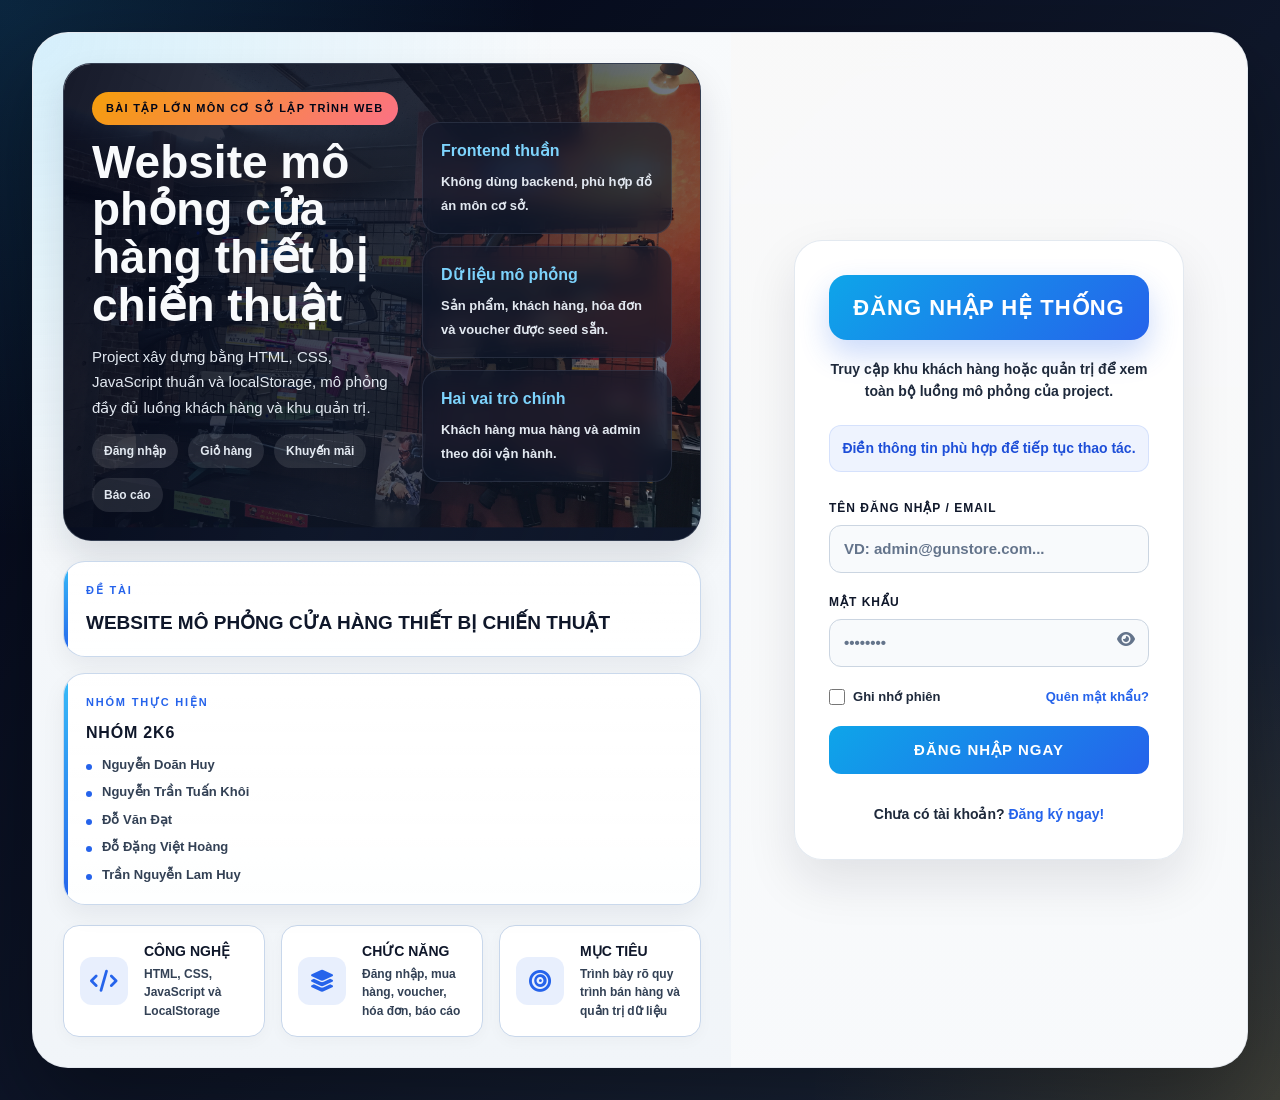
<file: Web/login.html>
<!DOCTYPE html>
<html lang="vi">
<head>
    <meta charset="UTF-8">
    <meta name="viewport" content="width=device-width, initial-scale=1.0">
    <title>GUNSTORE - Cổng Truy Cập</title>
    <link href="https://fonts.googleapis.com/css2?family=Inter:wght@400;600;700;800;900&display=swap" rel="stylesheet">
    <link rel="stylesheet" href="https://cdnjs.cloudflare.com/ajax/libs/font-awesome/6.4.0/css/all.min.css">
    <link rel="stylesheet" href="base.css">
    <link rel="stylesheet" href="login.css">
</head>
<body>
    <main class="login-layout-wrapper">
        <div class="login-grid fade-in-tactical">
            
            <aside class="login-promo-left">
                <div class="login-banner-shell">
                    <div class="login-project-hero">
                        <div class="login-project-hero-copy">
                            <span class="login-project-badge">BÀI TẬP LỚN MÔN CƠ SỞ LẬP TRÌNH WEB</span>
                            <h2>Website mô phỏng cửa hàng thiết bị chiến thuật</h2>
                            <p>Project xây dựng bằng HTML, CSS, JavaScript thuần và localStorage, mô phỏng đầy đủ luồng khách hàng và khu quản trị.</p>
                            <div class="login-project-tags">
                                <span>Đăng nhập</span>
                                <span>Giỏ hàng</span>
                                <span>Khuyến mãi</span>
                                <span>Báo cáo</span>
                            </div>
                        </div>
                        <div class="login-project-stats">
                            <article class="login-stat-card">
                                <strong>Frontend thuần</strong>
                                <span>Không dùng backend, phù hợp đồ án môn cơ sở.</span>
                            </article>
                            <article class="login-stat-card">
                                <strong>Dữ liệu mô phỏng</strong>
                                <span>Sản phẩm, khách hàng, hóa đơn và voucher được seed sẵn.</span>
                            </article>
                            <article class="login-stat-card">
                                <strong>Hai vai trò chính</strong>
                                <span>Khách hàng mua hàng và admin theo dõi vận hành.</span>
                            </article>
                        </div>
                    </div>
                </div>

                <div class="project-info-stack">
                    <div class="project-info-box project-topic-card">
                        <span class="project-info-label">Đề tài</span>
                        <p class="project-title-text">WEBSITE MÔ PHỎNG CỬA HÀNG THIẾT BỊ CHIẾN THUẬT</p>
                    </div>

                    <div class="project-info-box project-team-card">
                        <span class="project-info-label">Nhóm thực hiện</span>
                        <p class="team-group-name">NHÓM 2K6</p>
                        <ul class="member-list-items">
                            <li>Nguyễn Doãn Huy</li>
                            <li>Nguyễn Trần Tuấn Khôi</li>
                            <li>Đỗ Văn Đạt</li>
                            <li>Đỗ Đặng Việt Hoàng</li>
                            <li>Trần Nguyễn Lam Huy</li>
                        </ul>
                    </div>
                </div>

                <div class="login-promo-cards">
                    <article class="login-promo-card">
                        <i class="fa-solid fa-code"></i>
                        <div class="login-promo-card-text">
                            <strong>Công nghệ</strong>
                            <span>HTML, CSS, JavaScript và LocalStorage</span>
                        </div>
                    </article>
                    <article class="login-promo-card">
                        <i class="fa-solid fa-layer-group"></i>
                        <div class="login-promo-card-text">
                            <strong>Chức năng</strong>
                            <span>Đăng nhập, mua hàng, voucher, hóa đơn, báo cáo</span>
                        </div>
                    </article>
                    <article class="login-promo-card">
                        <i class="fa-solid fa-bullseye"></i>
                        <div class="login-promo-card-text">
                            <strong>Mục tiêu</strong>
                            <span>Trình bày rõ quy trình bán hàng và quản trị dữ liệu</span>
                        </div>
                    </article>
                </div>
            </aside>

            <section class="login-form-side">
                <div class="login-form-box">
                    
                    <div class="styled-title-block">
                        <h1 class="title">ĐĂNG NHẬP HỆ THỐNG</h1>
                    </div>
                    <p class="login-desc-text">Truy cập khu khách hàng hoặc quản trị để xem toàn bộ luồng mô phỏng của project.</p>
                    <div id="authFeedback" class="auth-feedback info">Điền thông tin phù hợp để tiếp tục thao tác.</div>

                    <div id="login-form" class="auth-form-container">
                        <form class="login-form" onsubmit="return login(event)">
                            <div class="form-group">
                                <label class="form-label" for="email">Tên đăng nhập / Email</label>
                                <input type="text" class="form-input" id="email" placeholder="VD: admin@gunstore.com..." required autocomplete="username">
                            </div>
                            
                            <div class="form-group">
                                <label class="form-label" for="password">Mật khẩu</label>
                                <input type="password" class="form-input" id="password" placeholder="••••••••" required autocomplete="current-password">
                                <button type="button" class="password-toggle-btn" onclick="togglePasswordVisibility('password', 'passwordToggleIcon1')"><i class="fa-solid fa-eye" id="passwordToggleIcon1"></i></button>
                            </div>

                            <div class="form-meta">
                                <label class="remember-checkbox">
                                    <input type="checkbox"> Ghi nhớ phiên
                                </label>
                                <a onclick="toggleForm('forgot-form')" class="forgot-pass">Quên mật khẩu?</a>
                            </div>

                            <button type="submit" class="login-btn">ĐĂNG NHẬP NGAY</button>

                            <div class="login-footer">
                                <span>Chưa có tài khoản? <a onclick="toggleForm('register-form')">Đăng ký ngay!</a></span>
                            </div>
                        </form>
                    </div>

                    <div id="register-form" class="auth-form-container hide-menu">
                        <form class="login-form" onsubmit="return register(event)">
                            <div class="form-group">
                                <label class="form-label" for="reg-name">Tên hiển thị (Nickname)</label>
                                <input type="text" class="form-input" id="reg-name" placeholder="Ví dụ: khach123" required>
                            </div>
                            <div class="form-group">
                                <label class="form-label" for="reg-email">Email liên hệ</label>
                                <input type="email" class="form-input" id="reg-email" placeholder="Email của bạn..." required>
                            </div>
                            <div class="form-group">
                                <label class="form-label" for="reg-password">Mật khẩu</label>
                                <input type="password" class="form-input" id="reg-password" placeholder="••••••••" required>
                                <button type="button" class="password-toggle-btn" onclick="togglePasswordVisibility('reg-password', 'passwordToggleIcon2')"><i class="fa-solid fa-eye" id="passwordToggleIcon2"></i></button>
                            </div>

                            <button type="submit" class="login-btn" style="background: linear-gradient(135deg, rgb(34, 197, 94), rgb(22, 163, 74));">TẠO TÀI KHOẢN</button>
                            
                            <div class="login-footer">
                                <a onclick="toggleForm('login-form')"><i class="fa-solid fa-arrow-left"></i> Trở lại trạm đăng nhập</a>
                            </div>
                        </form>
                    </div>

                    <div id="forgot-form" class="auth-form-container hide-menu">
                        <form class="login-form" onsubmit="return handleForgotPass(event)">
                            <div class="form-group">
                                <label class="form-label" for="forgot-email">Email đã đăng ký</label>
                                <input type="email" class="form-input" id="forgot-email" placeholder="Nhập email của bạn..." required>
                            </div>

                            <div id="forgotResultBox" class="hide-menu" style="background: rgba(34, 197, 94, 0.1); border: 1px solid rgb(34, 197, 94); padding: 15px; border-radius: 8px; text-align: center; margin-bottom: 15px;">
                                <p style="color: rgb(22, 163, 74); font-weight: 800; margin-bottom: 5px;">Hệ thống đã định vị tài khoản!</p>
                                <p style="color: rgb(15, 23, 42); font-size: 14px; font-weight: 800;">Mật khẩu tạm thời mới là: <strong id="recoveredPassword" style="color: rgb(37, 99, 235); font-size: 18px;"></strong></p>
                            </div>

                            <button type="submit" class="login-btn" style="background: linear-gradient(135deg, rgb(245, 158, 11), rgb(217, 119, 6));">TÌM LẠI MẬT KHẨU</button>
                            
                            <div class="login-footer">
                                <a onclick="toggleForm('login-form')"><i class="fa-solid fa-arrow-left"></i> Trở lại trạm đăng nhập</a>
                            </div>
                        </form>
                    </div>

                </div>
            </section>
            
        </div>
    </main>

    <script src="database.js"></script>
    <script src="auth.js"></script>
    <script>
        function togglePasswordVisibility(inputId, iconId) {
            const input = document.getElementById(inputId);
            const icon = document.getElementById(iconId);
            if (input.type === 'password') {
                input.type = 'text';
                icon.classList.remove('fa-eye');
                icon.classList.add('fa-eye-slash');
            } else {
                input.type = 'password';
                icon.classList.remove('fa-eye-slash');
                icon.classList.add('fa-eye');
            }
        }
    </script>
</body>
</html>
</file>
<file: Web/base.css>
* {
    margin: 0; padding: 0; box-sizing: border-box;
    font-family: 'Segoe UI', Tahoma, Geneva, Verdana, sans-serif;
    list-style: none; text-decoration: none;
}
:root {
    --primary: rgb(0, 110, 255);
    --bg-main: rgb(15, 23, 42); 
    --bg-card: rgb(255, 255, 255);
    --bg-panel: rgb(240, 244, 248);
    --text-dark: rgb(30, 41, 59);
    --text-light: rgb(240, 244, 248);
    --text-muted: rgb(100, 116, 139);
    --border: rgb(226, 232, 240);
    --glow: rgba(0, 110, 255, 0.5);
    --danger: rgb(239, 68, 68);
    --success: rgb(34, 197, 94);
}
html { scroll-behavior: smooth; }
body {
    background:
        radial-gradient(circle at top right, rgba(56, 189, 248, 0.12), transparent 28%),
        linear-gradient(180deg, rgb(15, 23, 42), rgb(2, 6, 23));
    color: var(--text-light);
    display: flex;
    min-height: 100vh;
    overflow-x: hidden;
    line-height: 1.5;
}
.hide-menu { display: none !important; }
input[type=number]::-webkit-inner-spin-button, 
input[type=number]::-webkit-outer-spin-button { -webkit-appearance: none; margin: 0; }
</file>
<file: Web/login.css>
body {
    margin: 0;
    min-height: 100vh;
    display: block;
    overflow-y: auto;
    overflow-x: hidden;
    background:
        radial-gradient(circle at top left, rgba(56, 189, 248, 0.18), transparent 32%),
        radial-gradient(circle at bottom right, rgba(251, 191, 36, 0.14), transparent 28%),
        linear-gradient(135deg, rgb(2, 6, 23), rgb(15, 23, 42) 55%, rgb(30, 41, 59));
}

.login-layout-wrapper { width: 100%; min-height: 100dvh; display: flex; justify-content: center; align-items: center; padding: 32px; font-family: 'Inter', sans-serif;}

.login-grid { display: grid; grid-template-columns: minmax(520px, 1.15fr) minmax(380px, 0.85fr); width: min(1240px, 100%); min-height: 720px; background: rgba(255, 255, 255, 0.92); border-radius: 36px; overflow: hidden; border: 1px solid rgba(226, 232, 240, 0.75); box-shadow: 0 35px 90px rgba(0, 0, 0, 0.35); backdrop-filter: blur(18px); }

/* BỐ CỤC LẠI PANEL TRÁI SỬ DỤNG FLEX ĐỂ CÂN ĐỐI 3 THÀNH PHẦN */
.login-promo-left { 
    padding: 30px; 
    display: flex;
    flex-direction: column;
    gap: 20px; 
    min-height: 0;
    background: radial-gradient(circle at top left, rgba(56, 189, 248, 0.18), transparent 42%), linear-gradient(180deg, rgba(248, 250, 252, 0.98), rgba(241, 245, 249, 0.98)); 
    position: relative;
}

.login-promo-left::after {
    content: '';
    position: absolute;
    top: 10%;
    right: 0;
    width: 2px;
    height: 80%;
    background: linear-gradient(to bottom, transparent, rgb(37, 99, 235), transparent);
    opacity: 0.3;
}

.login-banner-shell {
    position: relative;
    overflow: hidden;
    border-radius: 28px;
    border: 1px solid rgba(148, 163, 184, 0.28);
    box-shadow: 0 18px 36px rgba(15, 23, 42, 0.12);
    background: rgb(15, 23, 42);
    min-height: 280px;
}

.login-banner-shell::after {
    content: '';
    position: absolute;
    inset: auto 0 0 0;
    height: 38%;
    background: linear-gradient(to top, rgba(15, 23, 42, 0.3), transparent);
    pointer-events: none;
}

.login-project-hero {
    position: relative;
    z-index: 1;
    min-height: 280px;
    padding: 28px;
    display: grid;
    grid-template-columns: minmax(0, 1.15fr) minmax(250px, 0.85fr);
    gap: 18px;
    align-items: stretch;
    background:
        linear-gradient(110deg, rgba(2, 6, 23, 0.92), rgba(15, 23, 42, 0.78) 52%, rgba(15, 23, 42, 0.42)),
        url('assets/hero/banner-home-photo.jpg') center / cover no-repeat;
}

.login-project-hero-copy {
    display: flex;
    flex-direction: column;
    justify-content: center;
    gap: 14px;
    min-width: 0;
}

.login-project-badge {
    display: inline-flex;
    align-self: flex-start;
    padding: 8px 14px;
    border-radius: 999px;
    background: linear-gradient(135deg, rgb(245, 158, 11), rgb(251, 113, 133));
    color: rgb(2, 6, 23);
    font-size: 11px;
    font-weight: 900;
    letter-spacing: 1.3px;
    text-transform: uppercase;
}

.login-project-hero-copy h2 {
    margin: 0;
    color: rgb(248, 250, 252);
    font-size: clamp(28px, 4vw, 46px);
    line-height: 1.04;
    max-width: 11ch;
}

.login-project-hero-copy p {
    margin: 0;
    color: rgb(226, 232, 240);
    font-size: 15px;
    line-height: 1.7;
    max-width: 56ch;
}

.login-project-tags {
    display: flex;
    flex-wrap: wrap;
    gap: 10px;
}

.login-project-tags span {
    padding: 8px 12px;
    border-radius: 999px;
    background: rgba(255, 255, 255, 0.1);
    color: rgb(226, 232, 240);
    font-size: 12px;
    font-weight: 800;
}

.login-project-stats {
    display: grid;
    gap: 12px;
    align-content: center;
}

.login-stat-card {
    padding: 16px 18px;
    border-radius: 18px;
    background: rgba(15, 23, 42, 0.62);
    border: 1px solid rgba(148, 163, 184, 0.16);
    backdrop-filter: blur(10px);
}

.login-stat-card strong {
    display: block;
    margin-bottom: 6px;
    color: rgb(125, 211, 252);
    font-size: 16px;
    font-weight: 900;
}

.login-stat-card span {
    color: rgb(226, 232, 240);
    font-size: 13px;
    line-height: 1.6;
    font-weight: 700;
}

.project-info-stack {
    display: flex;
    flex-direction: column;
    gap: 16px;
}

/* --- CSS CHO KHUNG THÔNG TIN DỰ ÁN (ĐÓNG KHUNG TRẮNG, VIỀN MÀU LAM CỦA CÁC THẺ DƯỚI) --- */
.project-info-box {
    background: linear-gradient(180deg, rgba(255, 255, 255, 0.96), rgba(255, 255, 255, 0.92));
    padding: 20px 22px; 
    border-radius: 22px;
    border: 1px solid rgba(200, 215, 235, 0.95);
    display: flex;
    flex-direction: column;
    gap: 10px;
    box-shadow: 0 10px 24px rgba(15, 23, 42, 0.06);
    position: relative;
    overflow: hidden;
}

.project-info-box::before {
    content: '';
    position: absolute;
    inset: 0 auto 0 0;
    width: 4px;
    background: linear-gradient(180deg, rgb(56, 189, 248), rgb(37, 99, 235));
}

.project-info-label {
    font-size: 11px;
    font-weight: 900;
    color: rgb(37, 99, 235);
    text-transform: uppercase;
    letter-spacing: 1.8px;
    margin: 0;
}

/* Tên đề tài, Nhóm, Thành viên (Sử dụng màu đen/xám đậm để rõ trên nền trắng) */
.project-title-text {
    font-size: 19px;
    font-weight: 900;
    color: rgb(15, 23, 42);
    text-transform: uppercase;
    margin: 0;
    line-height: 1.45;
}

.team-group-name {
    font-size: 16px;
    font-weight: 900;
    color: rgb(15, 23, 42);
    text-transform: uppercase;
    margin: 0;
    letter-spacing: 0.8px;
}

.member-list-items {
    list-style: none;
    margin: 0;
    padding: 0;
    display: flex;
    flex-direction: column;
    gap: 8px;
}
.member-list-items li {
    font-size: 13px;
    font-weight: 700;
    color: rgb(51, 65, 85);
    line-height: 1.5;
    padding-left: 16px;
    position: relative;
}
.member-list-items li::before {
    content: '';
    position: absolute;
    left: 0;
    top: 9px;
    width: 6px;
    height: 6px;
    border-radius: 999px;
    background: rgb(37, 99, 235);
}
/* --- KẾT THÚC CSS CHO KHUNG THÔNG TIN DỰ ÁN --- */

/* BỐ CỤC KHẨU HIỆU DƯỚI CÙNG (GIỮ NGUYÊN) */
.login-promo-cards { display: grid; grid-template-columns: repeat(3, 1fr); gap: 16px; align-items: stretch; margin-top: auto; }
.login-promo-card { 
    padding: 16px; 
    border-radius: 16px; 
    background: rgb(255, 255, 255); 
    border: 1px solid rgb(200, 215, 235); 
    transition: all 0.25s; 
    display: flex; 
    flex-direction: row; 
    align-items: center;
    gap: 16px; 
    box-shadow: 0 4px 15px rgba(0, 0, 0, 0.03);
}
.login-promo-card:hover { transform: translateY(-4px); border-color: rgb(37, 99, 235); box-shadow: 0 12px 30px rgba(37, 99, 235, 0.15); }
.login-promo-card i { 
    width: 48px; 
    height: 48px; 
    flex-shrink: 0;
    display: flex; 
    justify-content: center; 
    align-items: center; 
    border-radius: 12px; 
    background: rgba(37, 99, 235, 0.1); 
    color: rgb(37, 99, 235); 
    font-size: 22px; 
}

/* FONT CHỮ KHẨU HIỆU (UPPERCASE & BOLD) */
.login-promo-card-text { display: flex; flex-direction: column; gap: 4px; text-align: left; }
.login-promo-card-text strong { 
    font-size: 14px; 
    font-weight: 900; 
    color: rgb(15, 23, 42); 
    line-height: 1.3; 
    text-transform: uppercase;
}
.login-promo-card-text span { 
    font-size: 12px; 
    font-weight: 800; 
    color: rgb(51, 65, 85); 
    line-height: 1.55; 
}

/* FORM ĐĂNG NHẬP (GIỮ NGUYÊN) */
.login-form-side { padding: 32px; display: grid; place-items: center; min-height: 0; background: linear-gradient(180deg, rgba(255, 255, 255, 0.68), rgba(248, 250, 252, 0.96)); }
.login-form-box { width: min(100%, 390px); display: flex; flex-direction: column; gap: 22px; padding: 34px; background: rgba(255, 255, 255, 0.98); border: 1px solid rgba(226, 232, 240, 0.95); border-radius: 28px; box-shadow: 0 22px 50px rgba(15, 23, 42, 0.1); }

.styled-title-block {
    background: linear-gradient(135deg, rgb(14, 165, 233), rgb(37, 99, 235));
    padding: 16px 20px;
    border-radius: 18px;
    text-align: center;
    width: 100%;
    margin: 0 auto;
    box-shadow: 0 14px 30px rgba(37, 99, 235, 0.24);
}
.styled-title-block .title { color: #ffffff; font-size: 22px; font-weight: 900; letter-spacing: 1px; margin: 0; text-transform: uppercase; }

.login-desc-text { color: rgb(30, 41, 59); font-size: 14px; line-height: 1.6; font-weight: 700; text-align: center; margin: -4px 0 0; }

.login-form { display: flex; flex-direction: column; gap: 20px; }
.form-group { display: flex; flex-direction: column; gap: 8px; position: relative; }
.form-label { font-size: 12px; font-weight: 900; color: rgb(15, 23, 42); text-transform: uppercase; letter-spacing: 1px; }

.form-input { 
    width: 100%; min-height: 48px; padding: 14px; border-radius: 12px; 
    border: 1px solid rgb(203, 213, 225); background: rgb(248, 250, 252); 
    color: rgb(15, 23, 42); font-size: 15px; font-weight: 800; 
    transition: all 0.2s; 
}
.form-input:focus { border-color: rgb(37, 99, 235); box-shadow: 0 0 0 3px rgba(37, 99, 235, 0.15); outline: none;}
.form-input::placeholder { color: rgb(100, 116, 139); opacity: 1; font-weight: 700; }

.form-meta { display: flex; justify-content: space-between; align-items: center; font-size: 13px; }
.remember-checkbox { display: flex; align-items: center; gap: 8px; color: rgb(30, 41, 59); font-weight: 800; cursor: pointer; }
.remember-checkbox input { accent-color: rgb(37, 99, 235); width: 16px; height: 16px; }
.forgot-pass { color: rgb(37, 99, 235); font-weight: 900; text-decoration: none; cursor: pointer; }
.forgot-pass:hover { text-decoration: underline; }

.login-btn { 
    width: 100%; min-height: 48px; padding: 0 24px; border-radius: 12px; border: none; 
    background: linear-gradient(135deg, rgb(14, 165, 233), rgb(37, 99, 235)); 
    color: rgb(255, 255, 255); font-size: 15px; font-weight: 900; cursor: pointer; 
    letter-spacing: 1px; text-transform: uppercase; transition: all 0.2s; 
}
.login-btn:hover { transform: translateY(-2px); box-shadow: 0 10px 20px rgba(37, 99, 235, 0.25); }

.login-footer { text-align: center; color: rgb(30, 41, 59); font-size: 14px; font-weight: 800; display: flex; flex-direction: column; gap: 14px; margin-top: 10px; }
.login-footer a { color: rgb(37, 99, 235); font-weight: 900; text-decoration: none; cursor: pointer;}
.login-footer a:hover { text-decoration: underline; }

.password-toggle-btn { 
    position: absolute; right: 14px; top: 38px; background: transparent; border: none; 
    color: rgb(100, 116, 139); cursor: pointer; font-size: 16px; padding: 0; 
}
.password-toggle-btn:hover { color: rgb(37, 99, 235); }

.auth-feedback {
    text-align: center; font-size: 14px; font-weight: 800; padding: 12px; border-radius: 12px; margin-bottom: 5px; border: 1px solid transparent;
}
.auth-feedback.error { background: rgba(239, 68, 68, 0.1); color: rgb(220, 38, 38); border-color: rgba(239, 68, 68, 0.18); }
.auth-feedback.success { background: rgba(34, 197, 94, 0.1); color: rgb(22, 163, 74); border-color: rgba(34, 197, 94, 0.16); }
.auth-feedback.info { background: rgba(37, 99, 235, 0.08); color: rgb(29, 78, 216); border-color: rgba(37, 99, 235, 0.12); }

.hide-menu { display: none !important; }

@media (max-width: 1100px) {
    .login-layout-wrapper { padding: 20px; }
    .login-grid { grid-template-columns: 1fr; height: auto; }
    .login-promo-left { padding: 24px 24px 0; }
    .login-promo-left::after { display: none; }
    .login-project-hero { grid-template-columns: 1fr; }
    .login-form-side { padding: 24px; }
    .login-form-box { width: min(100%, 520px); }
    .login-promo-cards { margin-top: 0; }
}

@media (max-width: 640px) {
    .login-layout-wrapper { padding: 14px; }
    .login-grid { border-radius: 24px; }
    .login-promo-left { padding: 18px 18px 0; gap: 16px; }
    .login-banner-shell { border-radius: 20px; min-height: 0; }
    .login-project-hero { min-height: 0; padding: 20px; }
    .login-project-hero-copy h2 { max-width: none; }
    .login-project-stats { grid-template-columns: 1fr; }
    .project-info-box { padding: 18px; border-radius: 18px; }
    .project-title-text { font-size: 16px; }
    .login-promo-cards { grid-template-columns: 1fr; }
    .login-form-side { padding: 18px; }
    .login-form-box { width: 100%; padding: 24px 20px; border-radius: 22px; }
    .form-meta { flex-direction: column; align-items: flex-start; gap: 12px; }
}

@media (max-height: 820px) {
    .login-layout-wrapper { align-items: flex-start; }
}
</file>
